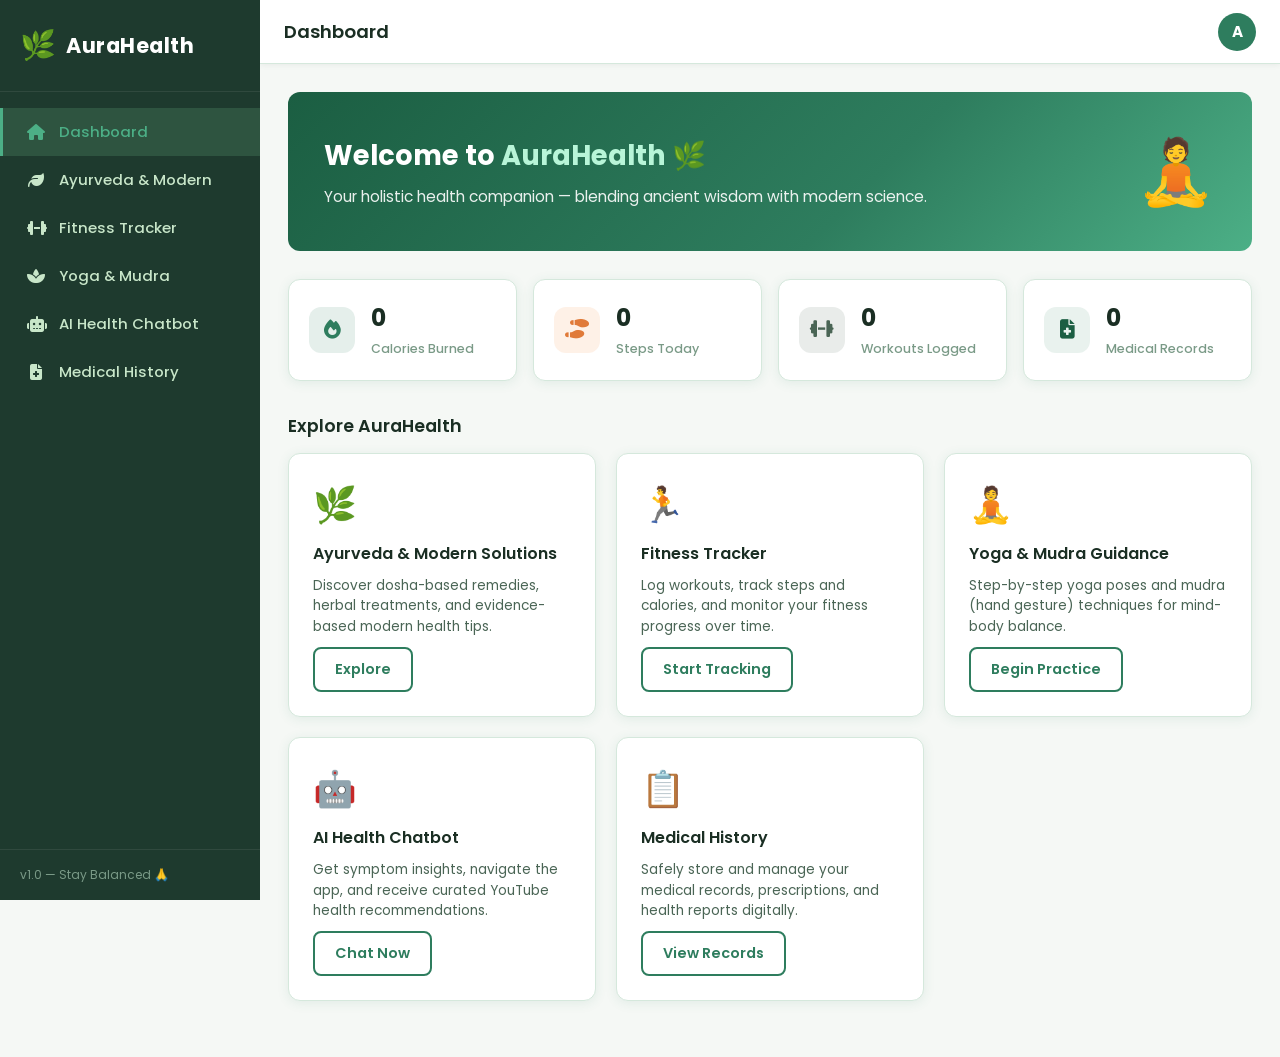
<file: index.html>
<!DOCTYPE html>
<html lang="en">
<head>
  <meta charset="UTF-8" />
  <meta name="viewport" content="width=device-width, initial-scale=1.0" />
  <title>AuraHealth – Holistic Health Platform</title>
  <link rel="preconnect" href="https://fonts.googleapis.com" />
  <link href="https://fonts.googleapis.com/css2?family=Poppins:wght@300;400;500;600;700&family=Merriweather:wght@400;700&display=swap" rel="stylesheet" />
  <link rel="stylesheet" href="https://cdnjs.cloudflare.com/ajax/libs/font-awesome/6.4.0/css/all.min.css" />
  <link rel="stylesheet" href="css/styles.css" />
</head>
<body>

  <!-- ═══════════════════════════════════════════════
       SIDEBAR NAVIGATION
  ═══════════════════════════════════════════════ -->
  <nav class="sidebar" id="sidebar">
    <div class="sidebar-brand">
      <span class="brand-icon">🌿</span>
      <span class="brand-name">AuraHealth</span>
    </div>
    <ul class="nav-links">
      <li><a href="#" class="nav-link active" data-section="dashboard">
        <i class="fas fa-home"></i><span>Dashboard</span>
      </a></li>
      <li><a href="#" class="nav-link" data-section="ayurveda">
        <i class="fas fa-leaf"></i><span>Ayurveda &amp; Modern</span>
      </a></li>
      <li><a href="#" class="nav-link" data-section="fitness">
        <i class="fas fa-dumbbell"></i><span>Fitness Tracker</span>
      </a></li>
      <li><a href="#" class="nav-link" data-section="yoga">
        <i class="fas fa-spa"></i><span>Yoga &amp; Mudra</span>
      </a></li>
      <li><a href="#" class="nav-link" data-section="chatbot">
        <i class="fas fa-robot"></i><span>AI Health Chatbot</span>
      </a></li>
      <li><a href="#" class="nav-link" data-section="medical">
        <i class="fas fa-file-medical"></i><span>Medical History</span>
      </a></li>
    </ul>
    <div class="sidebar-footer">
      <span>v1.0 &mdash; Stay Balanced 🙏</span>
    </div>
  </nav>

  <!-- ═══════════════════════════════════════════════
       TOP HEADER
  ═══════════════════════════════════════════════ -->
  <header class="top-bar">
    <button class="menu-toggle" id="menuToggle" aria-label="Toggle menu">
      <i class="fas fa-bars"></i>
    </button>
    <h1 class="page-title" id="pageTitle">Dashboard</h1>
    <div class="header-actions">
      <div class="user-avatar" title="Your Profile">A</div>
    </div>
  </header>

  <!-- ═══════════════════════════════════════════════
       MAIN CONTENT
  ═══════════════════════════════════════════════ -->
  <main class="main-content" id="mainContent">

    <!-- ─── DASHBOARD SECTION ─── -->
    <section id="dashboard" class="section active">
      <div class="welcome-banner">
        <div class="welcome-text">
          <h2>Welcome to <span class="accent">AuraHealth</span> 🌿</h2>
          <p>Your holistic health companion — blending ancient wisdom with modern science.</p>
        </div>
        <div class="welcome-art">🧘</div>
      </div>

      <!-- Quick-stat cards -->
      <div class="stats-grid" id="dashboardStats">
        <div class="stat-card" data-section="fitness">
          <div class="stat-icon"><i class="fas fa-fire"></i></div>
          <div class="stat-info">
            <span class="stat-value" id="statCalories">0</span>
            <span class="stat-label">Calories Burned</span>
          </div>
        </div>
        <div class="stat-card" data-section="fitness">
          <div class="stat-icon steps"><i class="fas fa-shoe-prints"></i></div>
          <div class="stat-info">
            <span class="stat-value" id="statSteps">0</span>
            <span class="stat-label">Steps Today</span>
          </div>
        </div>
        <div class="stat-card" data-section="fitness">
          <div class="stat-icon workouts"><i class="fas fa-dumbbell"></i></div>
          <div class="stat-info">
            <span class="stat-value" id="statWorkouts">0</span>
            <span class="stat-label">Workouts Logged</span>
          </div>
        </div>
        <div class="stat-card" data-section="medical">
          <div class="stat-icon records"><i class="fas fa-file-medical"></i></div>
          <div class="stat-info">
            <span class="stat-value" id="statRecords">0</span>
            <span class="stat-label">Medical Records</span>
          </div>
        </div>
      </div>

      <!-- Feature cards grid -->
      <h3 class="section-heading">Explore AuraHealth</h3>
      <div class="feature-grid">
        <div class="feature-card" data-section="ayurveda">
          <div class="feature-card-icon">🌿</div>
          <h4>Ayurveda &amp; Modern Solutions</h4>
          <p>Discover dosha-based remedies, herbal treatments, and evidence-based modern health tips.</p>
          <button class="btn btn-outline">Explore</button>
        </div>
        <div class="feature-card" data-section="fitness">
          <div class="feature-card-icon">🏃</div>
          <h4>Fitness Tracker</h4>
          <p>Log workouts, track steps and calories, and monitor your fitness progress over time.</p>
          <button class="btn btn-outline">Start Tracking</button>
        </div>
        <div class="feature-card" data-section="yoga">
          <div class="feature-card-icon">🧘</div>
          <h4>Yoga &amp; Mudra Guidance</h4>
          <p>Step-by-step yoga poses and mudra (hand gesture) techniques for mind-body balance.</p>
          <button class="btn btn-outline">Begin Practice</button>
        </div>
        <div class="feature-card" data-section="chatbot">
          <div class="feature-card-icon">🤖</div>
          <h4>AI Health Chatbot</h4>
          <p>Get symptom insights, navigate the app, and receive curated YouTube health recommendations.</p>
          <button class="btn btn-outline">Chat Now</button>
        </div>
        <div class="feature-card" data-section="medical">
          <div class="feature-card-icon">📋</div>
          <h4>Medical History</h4>
          <p>Safely store and manage your medical records, prescriptions, and health reports digitally.</p>
          <button class="btn btn-outline">View Records</button>
        </div>
      </div>
    </section>

    <!-- ─── AYURVEDA & MODERN SOLUTIONS SECTION ─── -->
    <section id="ayurveda" class="section">
      <h2 class="section-title">🌿 Ayurveda &amp; Modern Solutions</h2>
      <p class="section-subtitle">Bridging ancient Ayurvedic wisdom with evidence-based modern medicine.</p>

      <!-- Dosha Quiz -->
      <div class="card dosha-quiz-card">
        <h3><i class="fas fa-search"></i> Discover Your Dosha</h3>
        <p>Ayurveda identifies three life energies (<em>doshas</em>): <strong>Vata</strong>, <strong>Pitta</strong>, and <strong>Kapha</strong>. Find yours:</p>
        <div class="dosha-quiz" id="doshaQuiz">
          <div class="quiz-question" id="quizQuestion"></div>
          <div class="quiz-options" id="quizOptions"></div>
          <div class="quiz-result hidden" id="quizResult"></div>
        </div>
      </div>

      <!-- Ayurvedic Remedies -->
      <h3 class="section-heading">Ayurvedic Remedies &amp; Herbs</h3>
      <div class="remedy-grid" id="remedyGrid"></div>

      <!-- Modern Health Tips -->
      <h3 class="section-heading">Modern Health Insights</h3>
      <div class="tips-grid" id="modernTipsGrid"></div>
    </section>

    <!-- ─── FITNESS TRACKER SECTION ─── -->
    <section id="fitness" class="section">
      <h2 class="section-title">🏃 Fitness Tracker</h2>
      <p class="section-subtitle">Log your workouts, steps, and calories to stay on top of your fitness goals.</p>

      <!-- Log Workout Form -->
      <div class="card">
        <h3><i class="fas fa-plus-circle"></i> Log a Workout</h3>
        <form id="workoutForm" class="form-grid" novalidate>
          <div class="form-group">
            <label for="workoutType">Activity Type</label>
            <select id="workoutType" required>
              <option value="">Select activity…</option>
              <option value="Running">🏃 Running</option>
              <option value="Walking">🚶 Walking</option>
              <option value="Cycling">🚴 Cycling</option>
              <option value="Swimming">🏊 Swimming</option>
              <option value="Yoga">🧘 Yoga</option>
              <option value="Strength Training">💪 Strength Training</option>
              <option value="HIIT">🔥 HIIT</option>
              <option value="Dance">💃 Dance</option>
              <option value="Other">⚡ Other</option>
            </select>
          </div>
          <div class="form-group">
            <label for="workoutDuration">Duration (minutes)</label>
            <input type="number" id="workoutDuration" min="1" max="600" placeholder="e.g. 30" required />
          </div>
          <div class="form-group">
            <label for="workoutCalories">Calories Burned</label>
            <input type="number" id="workoutCalories" min="0" max="5000" placeholder="e.g. 250" />
          </div>
          <div class="form-group">
            <label for="workoutSteps">Steps (optional)</label>
            <input type="number" id="workoutSteps" min="0" max="100000" placeholder="e.g. 5000" />
          </div>
          <div class="form-group form-group-full">
            <label for="workoutNotes">Notes</label>
            <input type="text" id="workoutNotes" placeholder="How did it feel?" maxlength="200" />
          </div>
          <div class="form-group form-group-full">
            <button type="submit" class="btn btn-primary"><i class="fas fa-save"></i> Log Workout</button>
          </div>
        </form>
      </div>

      <!-- Today's Stats -->
      <div class="fitness-stats-row">
        <div class="fitness-stat-box">
          <i class="fas fa-fire"></i>
          <span class="fsb-value" id="todayCalories">0</span>
          <span class="fsb-label">Calories Today</span>
        </div>
        <div class="fitness-stat-box">
          <i class="fas fa-shoe-prints"></i>
          <span class="fsb-value" id="todaySteps">0</span>
          <span class="fsb-label">Steps Today</span>
        </div>
        <div class="fitness-stat-box">
          <i class="fas fa-clock"></i>
          <span class="fsb-value" id="todayMinutes">0</span>
          <span class="fsb-label">Active Minutes</span>
        </div>
        <div class="fitness-stat-box">
          <i class="fas fa-list-check"></i>
          <span class="fsb-value" id="todayWorkouts">0</span>
          <span class="fsb-label">Sessions</span>
        </div>
      </div>

      <!-- Workout History -->
      <div class="card">
        <div class="card-header-row">
          <h3><i class="fas fa-history"></i> Workout History</h3>
          <button class="btn btn-sm btn-danger" id="clearWorkoutsBtn">
            <i class="fas fa-trash"></i> Clear All
          </button>
        </div>
        <div id="workoutList" class="workout-list">
          <p class="empty-state">No workouts logged yet. Add your first workout above! 💪</p>
        </div>
      </div>
    </section>

    <!-- ─── YOGA & MUDRA SECTION ─── -->
    <section id="yoga" class="section">
      <h2 class="section-title">🧘 Yoga &amp; Mudra Guidance</h2>
      <p class="section-subtitle">Cultivate inner balance with guided yoga poses and healing mudras.</p>

      <!-- Tabs -->
      <div class="tab-bar">
        <button class="tab-btn active" data-tab="yoga-poses">Yoga Poses</button>
        <button class="tab-btn" data-tab="mudras">Mudras</button>
        <button class="tab-btn" data-tab="breathing">Breathing Exercises</button>
      </div>

      <div id="yoga-poses" class="tab-content active">
        <div class="search-bar">
          <input type="text" id="poseSearch" placeholder="Search yoga poses…" />
          <select id="poseFilter">
            <option value="">All Levels</option>
            <option value="Beginner">Beginner</option>
            <option value="Intermediate">Intermediate</option>
            <option value="Advanced">Advanced</option>
          </select>
        </div>
        <div class="yoga-grid" id="yogaGrid"></div>
      </div>

      <div id="mudras" class="tab-content">
        <div class="yoga-grid" id="mudraGrid"></div>
      </div>

      <div id="breathing" class="tab-content">
        <div class="yoga-grid" id="breathingGrid"></div>
      </div>
    </section>

    <!-- ─── AI CHATBOT SECTION ─── -->
    <section id="chatbot" class="section">
      <h2 class="section-title">🤖 AI Health Chatbot</h2>
      <p class="section-subtitle">Ask about symptoms, get health tips, or let the bot recommend YouTube resources.</p>

      <div class="chatbot-wrapper">
        <!-- Chat messages window -->
        <div class="chat-window" id="chatWindow">
          <div class="chat-message bot-message">
            <div class="chat-avatar bot-avatar">🤖</div>
            <div class="chat-bubble">
              <p>Hello! I'm <strong>AuraBot</strong>, your AI health assistant 🌿</p>
              <p>I can help you with:</p>
              <ul>
                <li>💊 <strong>Symptom insights</strong> — describe what you're feeling</li>
                <li>🧭 <strong>Navigation</strong> — ask me to open any section</li>
                <li>▶️ <strong>YouTube recommendations</strong> — type "yoga videos", "meditation videos", etc.</li>
                <li>💡 <strong>Health tips</strong> — type "tips" or ask about specific topics</li>
              </ul>
              <p>How can I assist you today?</p>
            </div>
          </div>
        </div>

        <!-- Quick-action chips -->
        <div class="chat-chips" id="chatChips">
          <button class="chip" data-msg="headache">😣 Headache</button>
          <button class="chip" data-msg="stress">😰 Stress</button>
          <button class="chip" data-msg="sleep">😴 Sleep issues</button>
          <button class="chip" data-msg="yoga videos">🧘 Yoga videos</button>
          <button class="chip" data-msg="meditation videos">🧘 Meditation</button>
          <button class="chip" data-msg="nutrition tips">🥗 Nutrition tips</button>
          <button class="chip" data-msg="open fitness">🏃 Fitness Tracker</button>
          <button class="chip" data-msg="open medical">📋 Medical History</button>
        </div>

        <!-- Input bar -->
        <div class="chat-input-bar">
          <input type="text" id="chatInput" placeholder="Type your message…" maxlength="500" autocomplete="off" />
          <button class="btn btn-primary send-btn" id="chatSendBtn">
            <i class="fas fa-paper-plane"></i>
          </button>
        </div>
      </div>
    </section>

    <!-- ─── MEDICAL HISTORY SECTION ─── -->
    <section id="medical" class="section">
      <h2 class="section-title">📋 Medical History</h2>
      <p class="section-subtitle">Securely store and manage your health records, prescriptions, and lab results.</p>

      <!-- Add Record Form -->
      <div class="card">
        <h3><i class="fas fa-plus-circle"></i> Add New Record</h3>
        <form id="medicalForm" class="form-grid" novalidate>
          <div class="form-group">
            <label for="recordType">Record Type</label>
            <select id="recordType" required>
              <option value="">Select type…</option>
              <option value="Diagnosis">🩺 Diagnosis</option>
              <option value="Prescription">💊 Prescription / Medication</option>
              <option value="Lab Result">🧪 Lab Result</option>
              <option value="Vaccination">💉 Vaccination</option>
              <option value="Allergy">⚠️ Allergy</option>
              <option value="Surgery">🏥 Surgery / Procedure</option>
              <option value="Vital Signs">❤️ Vital Signs</option>
              <option value="Other">📄 Other</option>
            </select>
          </div>
          <div class="form-group">
            <label for="recordDate">Date</label>
            <input type="date" id="recordDate" required />
          </div>
          <div class="form-group">
            <label for="recordTitle">Title / Condition</label>
            <input type="text" id="recordTitle" placeholder="e.g. Hypertension Diagnosis" required maxlength="100" />
          </div>
          <div class="form-group">
            <label for="recordDoctor">Doctor / Hospital</label>
            <input type="text" id="recordDoctor" placeholder="e.g. Dr. Smith, City Hospital" maxlength="100" />
          </div>
          <div class="form-group form-group-full">
            <label for="recordDetails">Details / Notes</label>
            <textarea id="recordDetails" rows="3" placeholder="Enter details, dosage, results, etc." maxlength="1000"></textarea>
          </div>
          <div class="form-group form-group-full">
            <button type="submit" class="btn btn-primary"><i class="fas fa-save"></i> Save Record</button>
          </div>
        </form>
      </div>

      <!-- Filter & Records List -->
      <div class="card">
        <div class="card-header-row">
          <h3><i class="fas fa-folder-open"></i> Your Records</h3>
          <div class="card-header-actions">
            <select id="medicalFilter">
              <option value="">All Types</option>
              <option value="Diagnosis">Diagnosis</option>
              <option value="Prescription">Prescription</option>
              <option value="Lab Result">Lab Result</option>
              <option value="Vaccination">Vaccination</option>
              <option value="Allergy">Allergy</option>
              <option value="Surgery">Surgery</option>
              <option value="Vital Signs">Vital Signs</option>
              <option value="Other">Other</option>
            </select>
            <button class="btn btn-sm btn-danger" id="clearMedicalBtn">
              <i class="fas fa-trash"></i> Clear All
            </button>
          </div>
        </div>
        <div id="medicalList" class="medical-list">
          <p class="empty-state">No medical records added yet. Start by adding your first record above! 📋</p>
        </div>
      </div>
    </section>

  </main>

  <!-- Toast Notification -->
  <div class="toast" id="toast"></div>

  <!-- Modal for Yoga/Pose Details -->
  <div class="modal-overlay" id="modalOverlay">
    <div class="modal-box" id="modalBox">
      <button class="modal-close" id="modalClose"><i class="fas fa-times"></i></button>
      <div id="modalContent"></div>
    </div>
  </div>

  <script src="js/ayurveda.js"></script>
  <script src="js/fitness.js"></script>
  <script src="js/yoga.js"></script>
  <script src="js/chatbot.js"></script>
  <script src="js/medical.js"></script>
  <script src="js/app.js"></script>
</body>
</html>
</file>
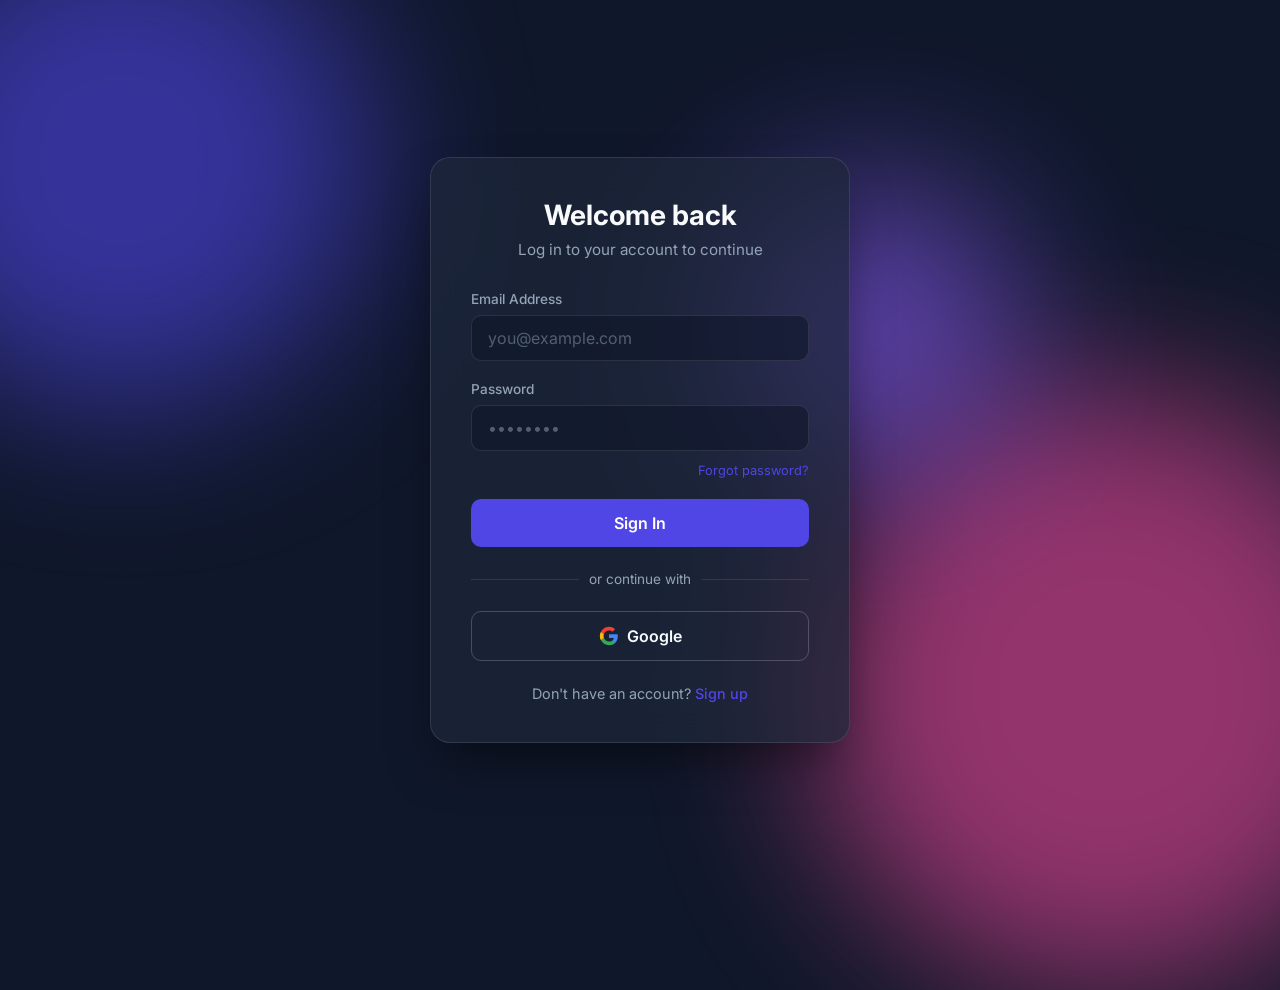
<file: login.html>
<!DOCTYPE html>
<html lang="en">
<head>
    <meta charset="UTF-8">
    <meta name="viewport" content="width=device-width, initial-scale=1.0">
    <title>Welcome - Log In or Sign Up</title>
    <link href="https://fonts.googleapis.com/css2?family=Inter:wght@400;500;600;700&display=swap" rel="stylesheet">
    <style>
        :root {
            --primary: #4F46E5;
            --primary-hover: #4338CA;
            --bg-color: #0f172a;
            --text-main: #f8fafc;
            --text-muted: #94a3b8;
            --glass-bg: rgba(30, 41, 59, 0.7);
            --glass-border: rgba(255, 255, 255, 0.1);
        }

        * {
            box-sizing: border-box;
            margin: 0;
            padding: 0;
            font-family: 'Inter', sans-serif;
        }

        body {
            min-height: 100vh;
            display: flex;
            align-items: center;
            justify-content: center;
            background: var(--bg-color);
            position: relative;
            overflow: hidden;
            color: var(--text-main);
        }

        /* Animated Background Elements */
        .blob {
            position: absolute;
            filter: blur(80px);
            z-index: 0;
            opacity: 0.6;
            animation: float 10s infinite ease-in-out alternate;
        }

        .blob-1 {
            top: -10%;
            left: -10%;
            width: 500px;
            height: 500px;
            background: #4F46E5;
            border-radius: 50%;
        }

        .blob-2 {
            bottom: -10%;
            right: -10%;
            width: 600px;
            height: 600px;
            background: #ec4899;
            border-radius: 50%;
            animation-delay: -5s;
        }

        .blob-3 {
            top: 20%;
            right: 20%;
            width: 300px;
            height: 300px;
            background: #8b5cf6;
            border-radius: 50%;
            animation-duration: 15s;
        }

        @keyframes float {
            0% { transform: translate(0, 0) scale(1); }
            100% { transform: translate(30px, -50px) scale(1.1); }
        }

        /* Container & Glassmorphism */
        .auth-container {
            width: 100%;
            max-width: 420px;
            padding: 2.5rem;
            background: var(--glass-bg);
            backdrop-filter: blur(16px);
            -webkit-backdrop-filter: blur(16px);
            border: 1px solid var(--glass-border);
            border-radius: 20px;
            box-shadow: 0 25px 50px -12px rgba(0, 0, 0, 0.5);
            z-index: 10;
            position: relative;
            overflow: hidden;
            transition: height 0.3s ease;
        }

        .auth-header {
            text-align: center;
            margin-bottom: 2rem;
        }

        .auth-header h1 {
            font-size: 1.75rem;
            font-weight: 700;
            margin-bottom: 0.5rem;
        }

        .auth-header p {
            color: var(--text-muted);
            font-size: 0.95rem;
        }

        /* Form Groups */
        .form-group {
            margin-bottom: 1.25rem;
            position: relative;
        }

        .form-label {
            display: block;
            margin-bottom: 0.5rem;
            font-size: 0.85rem;
            font-weight: 500;
            color: var(--text-muted);
        }

        .form-input {
            width: 100%;
            padding: 0.75rem 1rem;
            background: rgba(15, 23, 42, 0.6);
            border: 1px solid rgba(255, 255, 255, 0.1);
            border-radius: 10px;
            color: var(--text-main);
            font-size: 1rem;
            outline: none;
            transition: border-color 0.2s, box-shadow 0.2s;
        }

        .form-input:focus {
            border-color: var(--primary);
            box-shadow: 0 0 0 3px rgba(79, 70, 229, 0.2);
        }
        
        .form-input::placeholder {
            color: rgba(148, 163, 184, 0.5);
        }

        /* Buttons */
        .btn {
            width: 100%;
            padding: 0.875rem;
            border: none;
            border-radius: 10px;
            font-size: 1rem;
            font-weight: 600;
            cursor: pointer;
            transition: all 0.2s;
            display: flex;
            align-items: center;
            justify-content: center;
            gap: 0.5rem;
        }

        .btn-primary {
            background: var(--primary);
            color: white;
            margin-top: 1rem;
        }

        .btn-primary:hover {
            background: var(--primary-hover);
            transform: translateY(-1px);
        }

        .btn-primary:active {
            transform: translateY(1px);
        }

        .btn-outline {
            background: transparent;
            color: var(--text-main);
            border: 1px solid rgba(255, 255, 255, 0.2);
        }

        .btn-outline:hover {
            background: rgba(255, 255, 255, 0.05);
        }

        /* Divider */
        .divider {
            display: flex;
            align-items: center;
            text-align: center;
            margin: 1.5rem 0;
            color: var(--text-muted);
            font-size: 0.85rem;
        }

        .divider::before, .divider::after {
            content: '';
            flex: 1;
            border-bottom: 1px solid rgba(255, 255, 255, 0.1);
        }

        .divider span {
            padding: 0 10px;
        }

        /* Auth Switch */
        .auth-switch {
            text-align: center;
            margin-top: 1.5rem;
            font-size: 0.9rem;
            color: var(--text-muted);
        }

        .auth-switch a {
            color: var(--primary);
            text-decoration: none;
            font-weight: 500;
            transition: color 0.2s;
            cursor: pointer;
        }

        .auth-switch a:hover {
            color: #6366f1;
            text-decoration: underline;
        }

        /* Form Toggle Animation */
        .form-container {
            display: none;
            opacity: 0;
        }

        .form-container.active {
            display: block;
            animation: fadeIn 0.4s ease forwards;
        }

        @keyframes fadeIn {
            from { opacity: 0; transform: translateY(10px); }
            to { opacity: 1; transform: translateY(0); }
        }

        /* Google Icon */
        .google-icon {
            width: 20px;
            height: 20px;
        }
        
        .name-row {
            display: flex;
            gap: 1rem;
        }
    </style>
</head>
<body>

    <!-- Animated Background Elements -->
    <div class="blob blob-1"></div>
    <div class="blob blob-2"></div>
    <div class="blob blob-3"></div>

    <div class="auth-container">
        
        <!-- LOGIN FORM -->
        <div id="login-form" class="form-container active">
            <div class="auth-header">
                <h1>Welcome back</h1>
                <p>Log in to your account to continue</p>
            </div>

            <form onsubmit="event.preventDefault(); alert('Login attempt via Email');">
                <div class="form-group">
                    <label class="form-label" for="login-email">Email Address</label>
                    <input type="email" id="login-email" class="form-input" placeholder="you@example.com" required>
                </div>
                
                <div class="form-group">
                    <label class="form-label" for="login-password">Password</label>
                    <input type="password" id="login-password" class="form-input" placeholder="••••••••" required>
                    <div style="text-align: right; margin-top: 0.5rem;">
                        <a href="#" style="color: var(--primary); font-size: 0.8rem; text-decoration: none;">Forgot password?</a>
                    </div>
                </div>

                <button type="submit" class="btn btn-primary">Sign In</button>
            </form>

            <div class="divider">
                <span>or continue with</span>
            </div>

            <button type="button" class="btn btn-outline" onclick="alert('Google Auth Triggered')">
                <svg class="google-icon" viewBox="0 0 24 24" xmlns="http://www.w3.org/2000/svg">
                    <path d="M22.56 12.25c0-.78-.07-1.53-.2-2.25H12v4.26h5.92c-.26 1.37-1.04 2.53-2.21 3.31v2.77h3.57c2.08-1.92 3.28-4.74 3.28-8.09z" fill="#4285F4"/>
                    <path d="M12 23c2.97 0 5.46-.98 7.28-2.66l-3.57-2.77c-.98.66-2.23 1.06-3.71 1.06-2.86 0-5.29-1.93-6.16-4.53H2.18v2.84C3.99 20.53 7.7 23 12 23z" fill="#34A853"/>
                    <path d="M5.84 14.09c-.22-.66-.35-1.36-.35-2.09s.13-1.43.35-2.09V7.07H2.18C1.43 8.55 1 10.22 1 12s.43 3.45 1.18 4.93l2.85-2.22.81-.62z" fill="#FBBC05"/>
                    <path d="M12 5.38c1.62 0 3.06.56 4.21 1.64l3.15-3.15C17.45 2.09 14.97 1 12 1 7.7 1 3.99 3.47 2.18 7.07l3.66 2.84c.87-2.6 3.3-4.53 6.16-4.53z" fill="#EA4335"/>
                    <path d="M1 1h22v22H1z" fill="none"/>
                </svg>
                Google
            </button>

            <div class="auth-switch">
                Don't have an account? <a onclick="toggleForm('signup')">Sign up</a>
            </div>
        </div>

        <!-- SIGNUP FORM -->
        <div id="signup-form" class="form-container">
            <div class="auth-header">
                <h1>Create an account</h1>
                <p>Join us to start your journey</p>
            </div>

            <form onsubmit="event.preventDefault(); alert('Signup attempt via Email');">
                <div class="name-row">
                    <div class="form-group" style="flex: 1;">
                        <label class="form-label" for="signup-first-name">First Name</label>
                        <input type="text" id="signup-first-name" class="form-input" placeholder="John" required>
                    </div>
                    <div class="form-group" style="flex: 1;">
                        <label class="form-label" for="signup-last-name">Last Name</label>
                        <input type="text" id="signup-last-name" class="form-input" placeholder="Doe" required>
                    </div>
                </div>

                <div class="form-group">
                    <label class="form-label" for="signup-email">Email Address</label>
                    <input type="email" id="signup-email" class="form-input" placeholder="you@example.com" required>
                </div>
                
                <div class="form-group">
                    <label class="form-label" for="signup-password">Password</label>
                    <input type="password" id="signup-password" class="form-input" placeholder="••••••••" required>
                </div>

                <div class="form-group">
                    <label class="form-label" for="signup-confirm-password">Confirm Password</label>
                    <input type="password" id="signup-confirm-password" class="form-input" placeholder="••••••••" required>
                </div>

                <button type="submit" class="btn btn-primary">Create Account</button>
            </form>

            <div class="divider">
                <span>or sign up with</span>
            </div>

            <button type="button" class="btn btn-outline" onclick="alert('Google Auth Triggered')">
                <svg class="google-icon" viewBox="0 0 24 24" xmlns="http://www.w3.org/2000/svg">
                    <path d="M22.56 12.25c0-.78-.07-1.53-.2-2.25H12v4.26h5.92c-.26 1.37-1.04 2.53-2.21 3.31v2.77h3.57c2.08-1.92 3.28-4.74 3.28-8.09z" fill="#4285F4"/>
                    <path d="M12 23c2.97 0 5.46-.98 7.28-2.66l-3.57-2.77c-.98.66-2.23 1.06-3.71 1.06-2.86 0-5.29-1.93-6.16-4.53H2.18v2.84C3.99 20.53 7.7 23 12 23z" fill="#34A853"/>
                    <path d="M5.84 14.09c-.22-.66-.35-1.36-.35-2.09s.13-1.43.35-2.09V7.07H2.18C1.43 8.55 1 10.22 1 12s.43 3.45 1.18 4.93l2.85-2.22.81-.62z" fill="#FBBC05"/>
                    <path d="M12 5.38c1.62 0 3.06.56 4.21 1.64l3.15-3.15C17.45 2.09 14.97 1 12 1 7.7 1 3.99 3.47 2.18 7.07l3.66 2.84c.87-2.6 3.3-4.53 6.16-4.53z" fill="#EA4335"/>
                    <path d="M1 1h22v22H1z" fill="none"/>
                </svg>
                Google
            </button>

            <div class="auth-switch">
                Already have an account? <a onclick="toggleForm('login')">Log in</a>
            </div>
        </div>

    </div>

    <script>
        function toggleForm(formType) {
            const loginForm = document.getElementById('login-form');
            const signupForm = document.getElementById('signup-form');
            
            if (formType === 'signup') {
                loginForm.classList.remove('active');
                // slight delay for animation smoothness
                setTimeout(() => {
                    signupForm.classList.add('active');
                }, 50);
            } else {
                signupForm.classList.remove('active');
                setTimeout(() => {
                    loginForm.classList.add('active');
                }, 50);
            }
        }
    </script>
</body>
</html>
</file>
<file: css/styles.css>
/* ═══════════════════════════════════════════════════════════
   AuraHealth – Main Stylesheet
   ═══════════════════════════════════════════════════════════ */

/* ── CSS Variables ─────────────────────────────────────────── */
:root {
  --primary:       #2e7d5e;   /* deep teal-green */
  --primary-light: #4caf86;
  --primary-dark:  #1b5e42;
  --accent:        #f4a261;   /* warm amber */
  --accent-dark:   #e07a39;
  --danger:        #e05252;
  --danger-dark:   #c03a3a;
  --bg:            #f5f8f5;
  --surface:       #ffffff;
  --sidebar-bg:    #1e3a2e;
  --sidebar-text:  #c8e6c9;
  --sidebar-hover: #2e5440;
  --sidebar-active:#4caf86;
  --text-primary:  #1a2e23;
  --text-secondary:#4a6555;
  --text-muted:    #7a9a87;
  --border:        #d5e8dc;
  --shadow:        0 2px 12px rgba(46,125,94,.1);
  --shadow-md:     0 4px 24px rgba(46,125,94,.15);
  --radius:        12px;
  --radius-sm:     8px;
  --sidebar-w:     260px;
  --header-h:      64px;
  --transition:    .25s ease;
}

/* ── Reset & Base ───────────────────────────────────────────── */
*, *::before, *::after { box-sizing: border-box; margin: 0; padding: 0; }
html { scroll-behavior: smooth; }
body {
  font-family: 'Poppins', sans-serif;
  background: var(--bg);
  color: var(--text-primary);
  display: flex;
  min-height: 100vh;
}
a { text-decoration: none; color: inherit; }
ul { list-style: none; }
button { cursor: pointer; font-family: inherit; }
input, select, textarea { font-family: inherit; }
img { max-width: 100%; }

/* ── Sidebar ────────────────────────────────────────────────── */
.sidebar {
  width: var(--sidebar-w);
  min-height: 100vh;
  background: var(--sidebar-bg);
  display: flex;
  flex-direction: column;
  position: fixed;
  top: 0; left: 0;
  z-index: 200;
  transition: transform var(--transition);
}
.sidebar-brand {
  padding: 24px 20px;
  display: flex;
  align-items: center;
  gap: 10px;
  border-bottom: 1px solid rgba(255,255,255,.08);
}
.brand-icon { font-size: 1.8rem; }
.brand-name {
  font-size: 1.3rem;
  font-weight: 700;
  color: #fff;
  letter-spacing: .5px;
}
.nav-links { flex: 1; padding: 16px 0; }
.nav-link {
  display: flex;
  align-items: center;
  gap: 14px;
  padding: 13px 24px;
  color: var(--sidebar-text);
  font-size: .93rem;
  font-weight: 500;
  border-radius: 0;
  transition: background var(--transition), color var(--transition);
  border-left: 3px solid transparent;
}
.nav-link i { width: 18px; text-align: center; font-size: 1rem; }
.nav-link:hover {
  background: var(--sidebar-hover);
  color: #fff;
}
.nav-link.active {
  background: var(--sidebar-hover);
  color: var(--sidebar-active);
  border-left-color: var(--sidebar-active);
}
.sidebar-footer {
  padding: 16px 20px;
  font-size: .75rem;
  color: var(--text-muted);
  border-top: 1px solid rgba(255,255,255,.08);
}

/* ── Top Header Bar ─────────────────────────────────────────── */
.top-bar {
  position: fixed;
  top: 0;
  left: var(--sidebar-w);
  right: 0;
  height: var(--header-h);
  background: var(--surface);
  border-bottom: 1px solid var(--border);
  display: flex;
  align-items: center;
  padding: 0 24px;
  gap: 16px;
  z-index: 100;
  box-shadow: 0 1px 6px rgba(0,0,0,.06);
  transition: left var(--transition);
}
.menu-toggle {
  background: none; border: none;
  font-size: 1.25rem;
  color: var(--text-secondary);
  display: none;
  padding: 4px 8px;
  border-radius: var(--radius-sm);
}
.menu-toggle:hover { background: var(--bg); color: var(--primary); }
.page-title {
  flex: 1;
  font-size: 1.15rem;
  font-weight: 600;
  color: var(--text-primary);
}
.user-avatar {
  width: 38px; height: 38px;
  border-radius: 50%;
  background: var(--primary);
  color: #fff;
  display: flex; align-items: center; justify-content: center;
  font-weight: 700;
  font-size: .95rem;
  cursor: pointer;
}

/* ── Main Content Area ──────────────────────────────────────── */
.main-content {
  margin-left: var(--sidebar-w);
  margin-top: var(--header-h);
  padding: 28px;
  flex: 1;
  min-height: calc(100vh - var(--header-h));
  transition: margin-left var(--transition);
}

/* ── Section Show/Hide ──────────────────────────────────────── */
.section { display: none; }
.section.active { display: block; }

/* ── Welcome Banner ─────────────────────────────────────────── */
.welcome-banner {
  background: linear-gradient(135deg, var(--primary-dark) 0%, var(--primary) 60%, var(--primary-light) 100%);
  border-radius: var(--radius);
  padding: 32px 36px;
  display: flex;
  align-items: center;
  justify-content: space-between;
  margin-bottom: 28px;
  color: #fff;
}
.welcome-text h2 { font-size: 1.7rem; margin-bottom: 8px; }
.welcome-text .accent { color: #b8f5d8; }
.welcome-text p { font-size: .97rem; opacity: .9; }
.welcome-art { font-size: 4rem; }

/* ── Stat Cards ─────────────────────────────────────────────── */
.stats-grid {
  display: grid;
  grid-template-columns: repeat(auto-fill, minmax(190px, 1fr));
  gap: 16px;
  margin-bottom: 32px;
}
.stat-card {
  background: var(--surface);
  border-radius: var(--radius);
  padding: 20px;
  display: flex;
  align-items: center;
  gap: 16px;
  box-shadow: var(--shadow);
  cursor: pointer;
  transition: transform var(--transition), box-shadow var(--transition);
  border: 1px solid var(--border);
}
.stat-card:hover { transform: translateY(-2px); box-shadow: var(--shadow-md); }
.stat-icon {
  width: 46px; height: 46px;
  border-radius: 12px;
  background: rgba(46,125,94,.12);
  color: var(--primary);
  display: flex; align-items: center; justify-content: center;
  font-size: 1.2rem;
  flex-shrink: 0;
}
.stat-icon.steps { background: rgba(244,162,97,.15); color: var(--accent-dark); }
.stat-icon.workouts { background: rgba(74,101,85,.12); color: var(--text-secondary); }
.stat-icon.records { background: rgba(46,125,94,.1); color: var(--primary-dark); }
.stat-value { font-size: 1.5rem; font-weight: 700; display: block; color: var(--text-primary); }
.stat-label { font-size: .78rem; color: var(--text-muted); font-weight: 500; }

/* ── Feature Cards ──────────────────────────────────────────── */
.feature-grid {
  display: grid;
  grid-template-columns: repeat(auto-fill, minmax(240px, 1fr));
  gap: 20px;
  margin-bottom: 28px;
}
.feature-card {
  background: var(--surface);
  border-radius: var(--radius);
  padding: 24px;
  box-shadow: var(--shadow);
  border: 1px solid var(--border);
  cursor: pointer;
  transition: transform var(--transition), box-shadow var(--transition);
  display: flex; flex-direction: column; gap: 10px;
}
.feature-card:hover { transform: translateY(-3px); box-shadow: var(--shadow-md); }
.feature-card-icon { font-size: 2.2rem; }
.feature-card h4 { font-size: 1rem; font-weight: 600; color: var(--text-primary); }
.feature-card p { font-size: .85rem; color: var(--text-secondary); line-height: 1.5; flex: 1; }

/* ── Generic Card ───────────────────────────────────────────── */
.card {
  background: var(--surface);
  border-radius: var(--radius);
  padding: 24px;
  box-shadow: var(--shadow);
  border: 1px solid var(--border);
  margin-bottom: 24px;
}
.card h3 {
  font-size: 1.05rem;
  font-weight: 600;
  color: var(--text-primary);
  margin-bottom: 16px;
  display: flex; align-items: center; gap: 8px;
}
.card-header-row {
  display: flex; align-items: center; justify-content: space-between;
  margin-bottom: 16px; gap: 12px; flex-wrap: wrap;
}
.card-header-row h3 { margin-bottom: 0; }
.card-header-actions { display: flex; gap: 10px; align-items: center; flex-wrap: wrap; }

/* ── Section Titles ─────────────────────────────────────────── */
.section-title {
  font-size: 1.6rem; font-weight: 700;
  color: var(--text-primary);
  margin-bottom: 8px;
}
.section-subtitle {
  font-size: .95rem; color: var(--text-secondary);
  margin-bottom: 24px; line-height: 1.6;
}
.section-heading {
  font-size: 1.1rem; font-weight: 600;
  color: var(--text-primary);
  margin: 28px 0 14px;
}

/* ── Buttons ────────────────────────────────────────────────── */
.btn {
  display: inline-flex; align-items: center; gap: 7px;
  padding: 10px 20px;
  border-radius: var(--radius-sm);
  font-size: .9rem; font-weight: 600;
  border: 2px solid transparent;
  transition: background var(--transition), color var(--transition), transform var(--transition), border-color var(--transition);
}
.btn:active { transform: scale(.97); }
.btn-primary {
  background: var(--primary); color: #fff;
}
.btn-primary:hover { background: var(--primary-dark); }
.btn-outline {
  background: transparent;
  border-color: var(--primary);
  color: var(--primary);
  margin-top: auto;
  align-self: flex-start;
}
.btn-outline:hover { background: var(--primary); color: #fff; }
.btn-danger { background: var(--danger); color: #fff; border-color: var(--danger); }
.btn-danger:hover { background: var(--danger-dark); border-color: var(--danger-dark); }
.btn-sm { padding: 6px 12px; font-size: .8rem; }
.btn-ghost {
  background: none; border: none;
  color: var(--text-muted);
  padding: 6px 10px;
}
.btn-ghost:hover { color: var(--danger); }

/* ── Forms ──────────────────────────────────────────────────── */
.form-grid {
  display: grid;
  grid-template-columns: repeat(auto-fill, minmax(200px, 1fr));
  gap: 16px;
}
.form-group { display: flex; flex-direction: column; gap: 6px; }
.form-group-full { grid-column: 1 / -1; }
.form-group label { font-size: .85rem; font-weight: 600; color: var(--text-secondary); }
.form-group input,
.form-group select,
.form-group textarea {
  padding: 10px 14px;
  border: 1.5px solid var(--border);
  border-radius: var(--radius-sm);
  font-size: .9rem;
  color: var(--text-primary);
  background: var(--bg);
  transition: border-color var(--transition), box-shadow var(--transition);
  outline: none;
}
.form-group input:focus,
.form-group select:focus,
.form-group textarea:focus {
  border-color: var(--primary);
  box-shadow: 0 0 0 3px rgba(46,125,94,.12);
  background: #fff;
}
.form-group textarea { resize: vertical; }

/* ── Fitness Section ────────────────────────────────────────── */
.fitness-stats-row {
  display: grid;
  grid-template-columns: repeat(auto-fill, minmax(150px, 1fr));
  gap: 16px;
  margin-bottom: 24px;
}
.fitness-stat-box {
  background: var(--surface);
  border: 1px solid var(--border);
  border-radius: var(--radius);
  padding: 20px 16px;
  text-align: center;
  box-shadow: var(--shadow);
  display: flex; flex-direction: column; align-items: center; gap: 6px;
}
.fitness-stat-box i { font-size: 1.5rem; color: var(--primary); }
.fsb-value { font-size: 1.5rem; font-weight: 700; color: var(--text-primary); }
.fsb-label { font-size: .78rem; color: var(--text-muted); font-weight: 500; }

/* Workout list */
.workout-list { display: flex; flex-direction: column; gap: 10px; }
.workout-item {
  display: flex;
  align-items: flex-start;
  justify-content: space-between;
  gap: 16px;
  padding: 14px 16px;
  border-radius: var(--radius-sm);
  background: var(--bg);
  border: 1px solid var(--border);
  flex-wrap: wrap;
}
.workout-item-info { flex: 1; }
.workout-item-type { font-weight: 600; font-size: .95rem; color: var(--text-primary); }
.workout-item-meta { font-size: .8rem; color: var(--text-muted); margin-top: 3px; }
.workout-item-notes { font-size: .82rem; color: var(--text-secondary); margin-top: 4px; font-style: italic; }
.workout-item-stats {
  display: flex; gap: 12px; align-items: center; flex-wrap: wrap;
}
.workout-badge {
  background: rgba(46,125,94,.1);
  color: var(--primary-dark);
  border-radius: 20px;
  padding: 3px 10px;
  font-size: .78rem;
  font-weight: 600;
}

/* ── Yoga Section ───────────────────────────────────────────── */
.tab-bar {
  display: flex; gap: 4px;
  margin-bottom: 20px;
  border-bottom: 2px solid var(--border);
  padding-bottom: 0;
}
.tab-btn {
  padding: 10px 20px;
  border: none; background: none;
  font-size: .9rem; font-weight: 600;
  color: var(--text-muted);
  border-bottom: 3px solid transparent;
  margin-bottom: -2px;
  transition: color var(--transition), border-color var(--transition);
}
.tab-btn:hover { color: var(--primary); }
.tab-btn.active { color: var(--primary); border-bottom-color: var(--primary); }
.tab-content { display: none; }
.tab-content.active { display: block; }

.search-bar {
  display: flex; gap: 10px; margin-bottom: 18px; flex-wrap: wrap;
}
.search-bar input {
  flex: 1;
  padding: 10px 14px;
  border: 1.5px solid var(--border);
  border-radius: var(--radius-sm);
  font-size: .9rem;
  outline: none;
  transition: border-color var(--transition);
}
.search-bar input:focus { border-color: var(--primary); }
.search-bar select {
  padding: 10px 14px;
  border: 1.5px solid var(--border);
  border-radius: var(--radius-sm);
  font-size: .9rem;
  outline: none;
  background: var(--surface);
}

.yoga-grid {
  display: grid;
  grid-template-columns: repeat(auto-fill, minmax(260px, 1fr));
  gap: 18px;
}
.yoga-card {
  background: var(--surface);
  border-radius: var(--radius);
  padding: 20px;
  box-shadow: var(--shadow);
  border: 1px solid var(--border);
  cursor: pointer;
  transition: transform var(--transition), box-shadow var(--transition);
}
.yoga-card:hover { transform: translateY(-2px); box-shadow: var(--shadow-md); }
.yoga-card-emoji { font-size: 2rem; margin-bottom: 10px; }
.yoga-card-name { font-weight: 700; font-size: 1rem; color: var(--text-primary); }
.yoga-card-sanskrit { font-size: .8rem; color: var(--text-muted); font-style: italic; margin-bottom: 6px; }
.yoga-card-desc { font-size: .83rem; color: var(--text-secondary); line-height: 1.5; margin-bottom: 10px; }
.yoga-card-tags { display: flex; gap: 6px; flex-wrap: wrap; }
.tag {
  background: rgba(46,125,94,.1);
  color: var(--primary-dark);
  border-radius: 20px;
  padding: 3px 10px;
  font-size: .73rem;
  font-weight: 600;
}
.tag.beginner { background: rgba(76,175,134,.12); color: #2e7d5e; }
.tag.intermediate { background: rgba(244,162,97,.15); color: #c26a10; }
.tag.advanced { background: rgba(224,82,82,.12); color: #9e2020; }

/* ── Ayurveda Section ───────────────────────────────────────── */
.dosha-quiz-card { margin-bottom: 24px; }
.dosha-quiz { margin-top: 16px; }
.quiz-question {
  font-size: 1rem; font-weight: 600;
  color: var(--text-primary);
  margin-bottom: 14px;
}
.quiz-options { display: flex; flex-wrap: wrap; gap: 10px; }
.quiz-option-btn {
  padding: 10px 18px;
  border: 2px solid var(--border);
  border-radius: var(--radius-sm);
  background: var(--bg);
  color: var(--text-secondary);
  font-size: .88rem; font-weight: 500;
  transition: border-color var(--transition), color var(--transition), background var(--transition);
}
.quiz-option-btn:hover { border-color: var(--primary); color: var(--primary); background: rgba(46,125,94,.06); }
.quiz-result {
  margin-top: 20px;
  padding: 20px;
  border-radius: var(--radius);
  background: linear-gradient(135deg, rgba(46,125,94,.08), rgba(76,175,134,.12));
  border: 1px solid var(--primary-light);
}
.quiz-result h4 { font-size: 1.1rem; color: var(--primary-dark); margin-bottom: 8px; }
.quiz-result p { font-size: .88rem; color: var(--text-secondary); line-height: 1.6; }
.hidden { display: none !important; }

.remedy-grid {
  display: grid;
  grid-template-columns: repeat(auto-fill, minmax(240px, 1fr));
  gap: 18px;
  margin-bottom: 28px;
}
.remedy-card {
  background: var(--surface);
  border-radius: var(--radius);
  padding: 20px;
  box-shadow: var(--shadow);
  border: 1px solid var(--border);
  border-top: 4px solid var(--primary-light);
}
.remedy-emoji { font-size: 2rem; margin-bottom: 10px; }
.remedy-name { font-weight: 700; font-size: .97rem; color: var(--text-primary); margin-bottom: 6px; }
.remedy-desc { font-size: .82rem; color: var(--text-secondary); line-height: 1.55; margin-bottom: 8px; }
.remedy-dosha { font-size: .75rem; color: var(--primary); font-weight: 600; }

.tips-grid {
  display: grid;
  grid-template-columns: repeat(auto-fill, minmax(280px, 1fr));
  gap: 18px;
  margin-bottom: 28px;
}
.tip-card {
  background: var(--surface);
  border-radius: var(--radius);
  padding: 20px;
  box-shadow: var(--shadow);
  border: 1px solid var(--border);
  display: flex; gap: 14px;
}
.tip-icon { font-size: 1.8rem; flex-shrink: 0; }
.tip-content h4 { font-size: .95rem; font-weight: 600; color: var(--text-primary); margin-bottom: 5px; }
.tip-content p { font-size: .82rem; color: var(--text-secondary); line-height: 1.55; }

/* ── Chatbot Section ────────────────────────────────────────── */
.chatbot-wrapper {
  max-width: 720px;
  margin: 0 auto;
  display: flex; flex-direction: column; gap: 12px;
}
.chat-window {
  background: var(--surface);
  border: 1px solid var(--border);
  border-radius: var(--radius);
  padding: 20px;
  min-height: 400px;
  max-height: 520px;
  overflow-y: auto;
  display: flex; flex-direction: column; gap: 16px;
  box-shadow: var(--shadow);
}
.chat-message {
  display: flex; gap: 10px; align-items: flex-start;
}
.chat-message.user-message { flex-direction: row-reverse; }
.chat-avatar {
  width: 36px; height: 36px;
  border-radius: 50%;
  display: flex; align-items: center; justify-content: center;
  font-size: 1.1rem; flex-shrink: 0;
}
.bot-avatar { background: rgba(46,125,94,.12); }
.user-avatar-chat {
  width: 36px; height: 36px; border-radius: 50%;
  background: var(--primary); color: #fff;
  display: flex; align-items: center; justify-content: center;
  font-size: .85rem; font-weight: 700; flex-shrink: 0;
}
.chat-bubble {
  max-width: 78%;
  padding: 12px 16px;
  border-radius: 16px;
  font-size: .88rem;
  line-height: 1.6;
}
.bot-message .chat-bubble {
  background: var(--bg);
  border: 1px solid var(--border);
  border-top-left-radius: 4px;
  color: var(--text-primary);
}
.user-message .chat-bubble {
  background: var(--primary);
  color: #fff;
  border-top-right-radius: 4px;
}
.chat-bubble ul { padding-left: 16px; margin: 6px 0; }
.chat-bubble li { margin-bottom: 4px; }
.chat-bubble p { margin-bottom: 6px; }
.chat-bubble p:last-child { margin-bottom: 0; }
.chat-bubble a { color: var(--accent); text-decoration: underline; }
.user-message .chat-bubble a { color: #ffe0b2; }

/* YouTube links in chatbot */
.yt-link {
  display: inline-flex; align-items: center; gap: 6px;
  background: rgba(255,255,255,.15);
  padding: 6px 12px; border-radius: 20px; margin: 4px 4px 4px 0;
  font-size: .8rem; font-weight: 600;
  transition: background var(--transition);
}
.yt-link:hover { background: rgba(255,255,255,.25); }
.bot-message .chat-bubble .yt-link {
  background: rgba(46,125,94,.1); color: var(--primary-dark);
}
.bot-message .chat-bubble .yt-link:hover { background: rgba(46,125,94,.2); }

.chat-chips {
  display: flex; flex-wrap: wrap; gap: 8px;
}
.chip {
  padding: 7px 14px;
  border-radius: 20px;
  border: 1.5px solid var(--border);
  background: var(--surface);
  color: var(--text-secondary);
  font-size: .82rem; font-weight: 500;
  transition: border-color var(--transition), color var(--transition), background var(--transition);
}
.chip:hover { border-color: var(--primary); color: var(--primary); background: rgba(46,125,94,.06); }

.chat-input-bar {
  display: flex; gap: 10px;
}
.chat-input-bar input {
  flex: 1;
  padding: 12px 16px;
  border: 1.5px solid var(--border);
  border-radius: var(--radius-sm);
  font-size: .92rem;
  outline: none;
  transition: border-color var(--transition), box-shadow var(--transition);
}
.chat-input-bar input:focus {
  border-color: var(--primary);
  box-shadow: 0 0 0 3px rgba(46,125,94,.12);
}
.send-btn { padding: 12px 18px; border-radius: var(--radius-sm); }

/* Typing indicator */
.typing-indicator .chat-bubble {
  display: flex; gap: 5px; align-items: center; padding: 14px 18px;
}
.typing-dot {
  width: 7px; height: 7px;
  border-radius: 50%;
  background: var(--text-muted);
  animation: blink 1.2s infinite;
}
.typing-dot:nth-child(2) { animation-delay: .2s; }
.typing-dot:nth-child(3) { animation-delay: .4s; }
@keyframes blink { 0%,80%,100%{opacity:.2} 40%{opacity:1} }

/* ── Medical History Section ────────────────────────────────── */
.medical-list { display: flex; flex-direction: column; gap: 12px; }
.medical-item {
  display: flex;
  align-items: flex-start;
  justify-content: space-between;
  gap: 16px;
  padding: 16px;
  border-radius: var(--radius-sm);
  background: var(--bg);
  border: 1px solid var(--border);
  flex-wrap: wrap;
}
.medical-item-left { flex: 1; min-width: 0; }
.medical-item-type-badge {
  display: inline-block;
  padding: 3px 10px;
  border-radius: 20px;
  font-size: .72rem; font-weight: 700;
  margin-bottom: 6px;
  background: rgba(46,125,94,.1); color: var(--primary-dark);
}
.medical-item-title { font-weight: 600; font-size: .97rem; color: var(--text-primary); }
.medical-item-meta { font-size: .8rem; color: var(--text-muted); margin-top: 3px; }
.medical-item-details { font-size: .83rem; color: var(--text-secondary); margin-top: 6px; line-height: 1.5; }

/* ── Modal ──────────────────────────────────────────────────── */
.modal-overlay {
  position: fixed; inset: 0;
  background: rgba(0,0,0,.5);
  display: flex; align-items: center; justify-content: center;
  z-index: 1000;
  opacity: 0; pointer-events: none;
  transition: opacity var(--transition);
}
.modal-overlay.active { opacity: 1; pointer-events: all; }
.modal-box {
  background: var(--surface);
  border-radius: var(--radius);
  padding: 32px;
  max-width: 560px; width: 90%;
  max-height: 85vh; overflow-y: auto;
  position: relative;
  transform: translateY(20px);
  transition: transform var(--transition);
}
.modal-overlay.active .modal-box { transform: translateY(0); }
.modal-close {
  position: absolute; top: 16px; right: 16px;
  background: none; border: none;
  font-size: 1.2rem; color: var(--text-muted);
}
.modal-close:hover { color: var(--danger); }
.modal-title { font-size: 1.3rem; font-weight: 700; margin-bottom: 6px; }
.modal-sanskrit { font-style: italic; color: var(--text-muted); margin-bottom: 14px; font-size: .9rem; }
.modal-emoji { font-size: 3rem; margin-bottom: 12px; }
.modal-section { margin-bottom: 14px; }
.modal-section h4 { font-size: .9rem; font-weight: 700; color: var(--primary-dark); margin-bottom: 6px; }
.modal-section p, .modal-section li { font-size: .88rem; color: var(--text-secondary); line-height: 1.6; }
.modal-section ul { padding-left: 18px; }
.modal-section li { margin-bottom: 4px; }

/* ── Toast ──────────────────────────────────────────────────── */
.toast {
  position: fixed; bottom: 28px; right: 28px;
  background: var(--primary-dark); color: #fff;
  padding: 12px 20px; border-radius: var(--radius-sm);
  font-size: .88rem; font-weight: 500;
  z-index: 9999;
  opacity: 0; transform: translateY(12px);
  transition: opacity .3s ease, transform .3s ease;
  pointer-events: none;
  box-shadow: var(--shadow-md);
  max-width: 320px;
}
.toast.show { opacity: 1; transform: translateY(0); }
.toast.error { background: var(--danger-dark); }

/* ── Empty State ────────────────────────────────────────────── */
.empty-state {
  text-align: center;
  color: var(--text-muted);
  font-size: .9rem;
  padding: 24px;
}

/* ── Scrollbar ──────────────────────────────────────────────── */
::-webkit-scrollbar { width: 6px; }
::-webkit-scrollbar-track { background: transparent; }
::-webkit-scrollbar-thumb { background: var(--border); border-radius: 6px; }
::-webkit-scrollbar-thumb:hover { background: var(--text-muted); }

/* ── Responsive ─────────────────────────────────────────────── */
@media (max-width: 768px) {
  .sidebar {
    transform: translateX(-100%);
  }
  .sidebar.open {
    transform: translateX(0);
  }
  .top-bar {
    left: 0;
  }
  .main-content {
    margin-left: 0;
  }
  .menu-toggle { display: flex; }
  .welcome-banner { flex-direction: column; gap: 12px; text-align: center; }
  .welcome-art { font-size: 2.5rem; }
  .welcome-text h2 { font-size: 1.3rem; }
  .chatbot-wrapper { max-width: 100%; }
  .form-grid { grid-template-columns: 1fr; }
  .tab-bar { flex-wrap: wrap; }
}

/* Overlay for mobile sidebar */
.sidebar-overlay {
  position: fixed; inset: 0;
  background: rgba(0,0,0,.4);
  z-index: 150;
  opacity: 0;
  pointer-events: none;
  transition: opacity var(--transition);
}
.sidebar-overlay.visible {
  opacity: 1;
  pointer-events: all;
}
</file>
